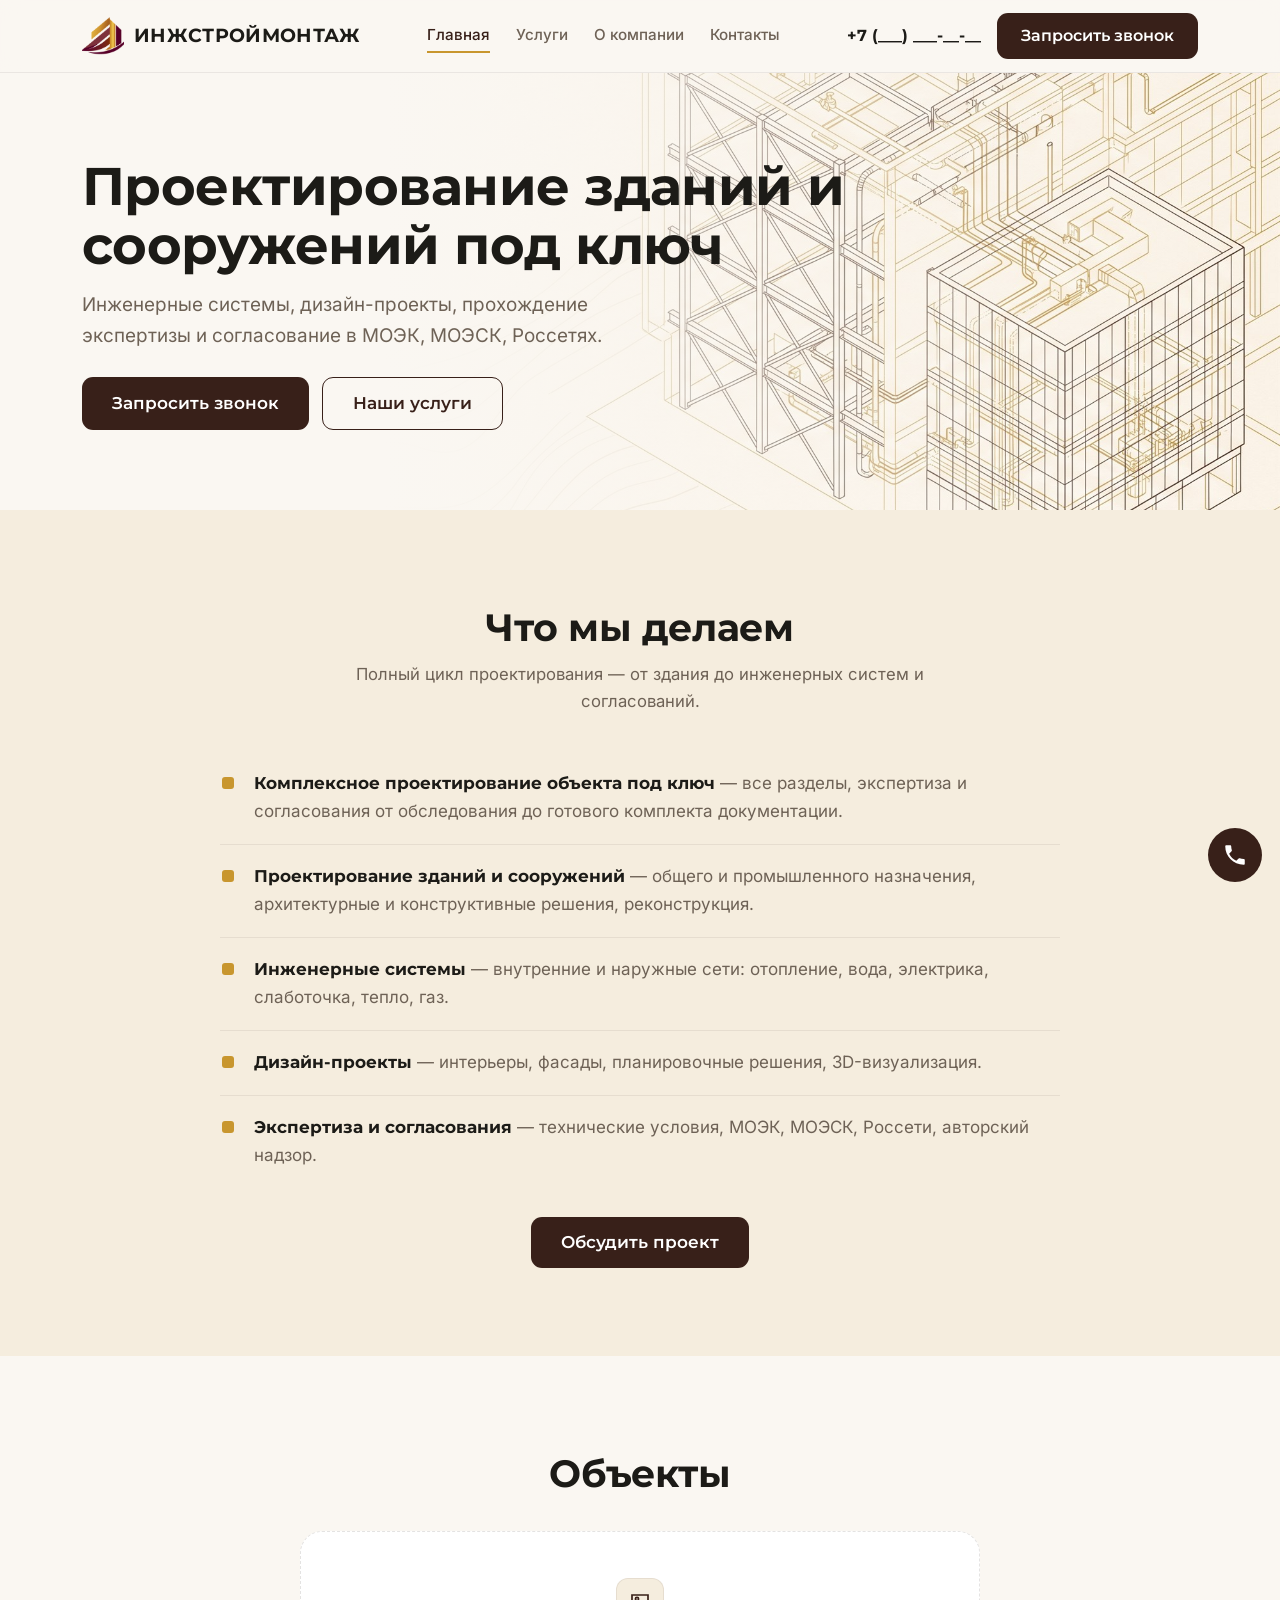
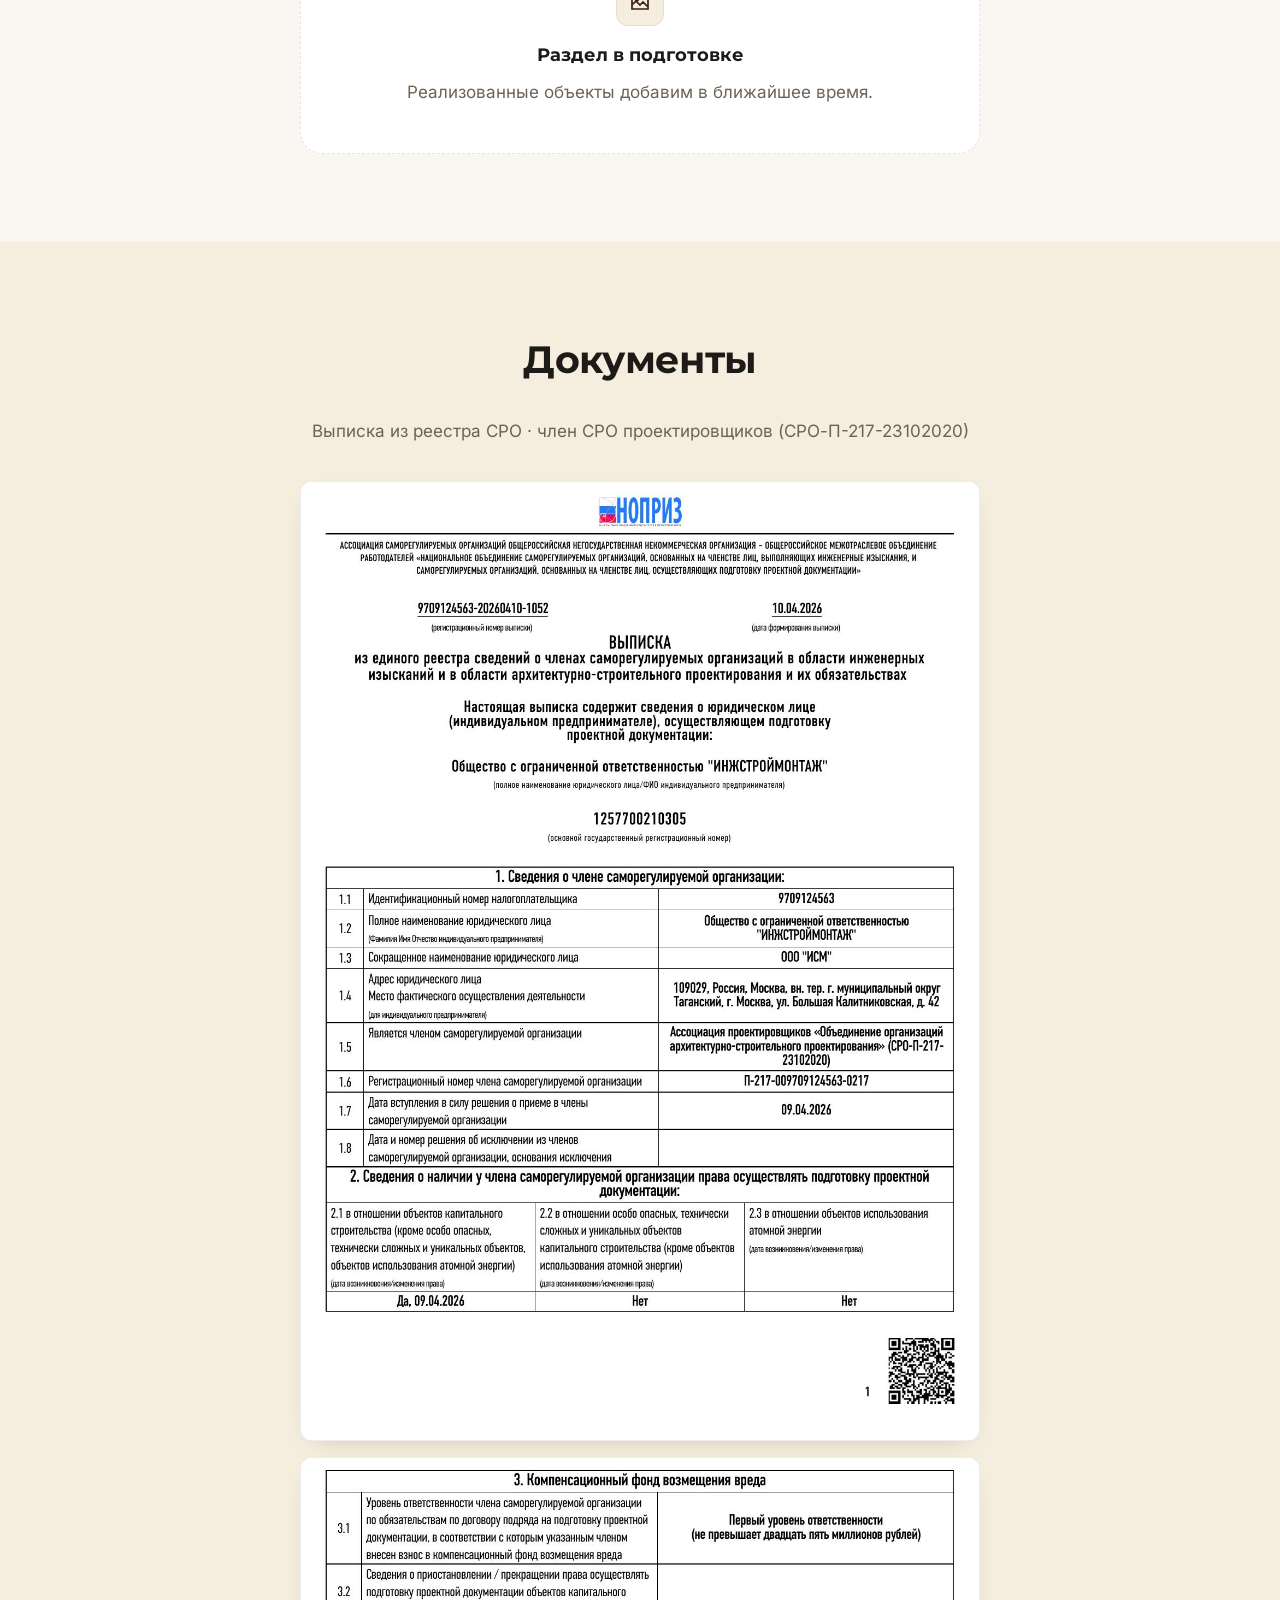
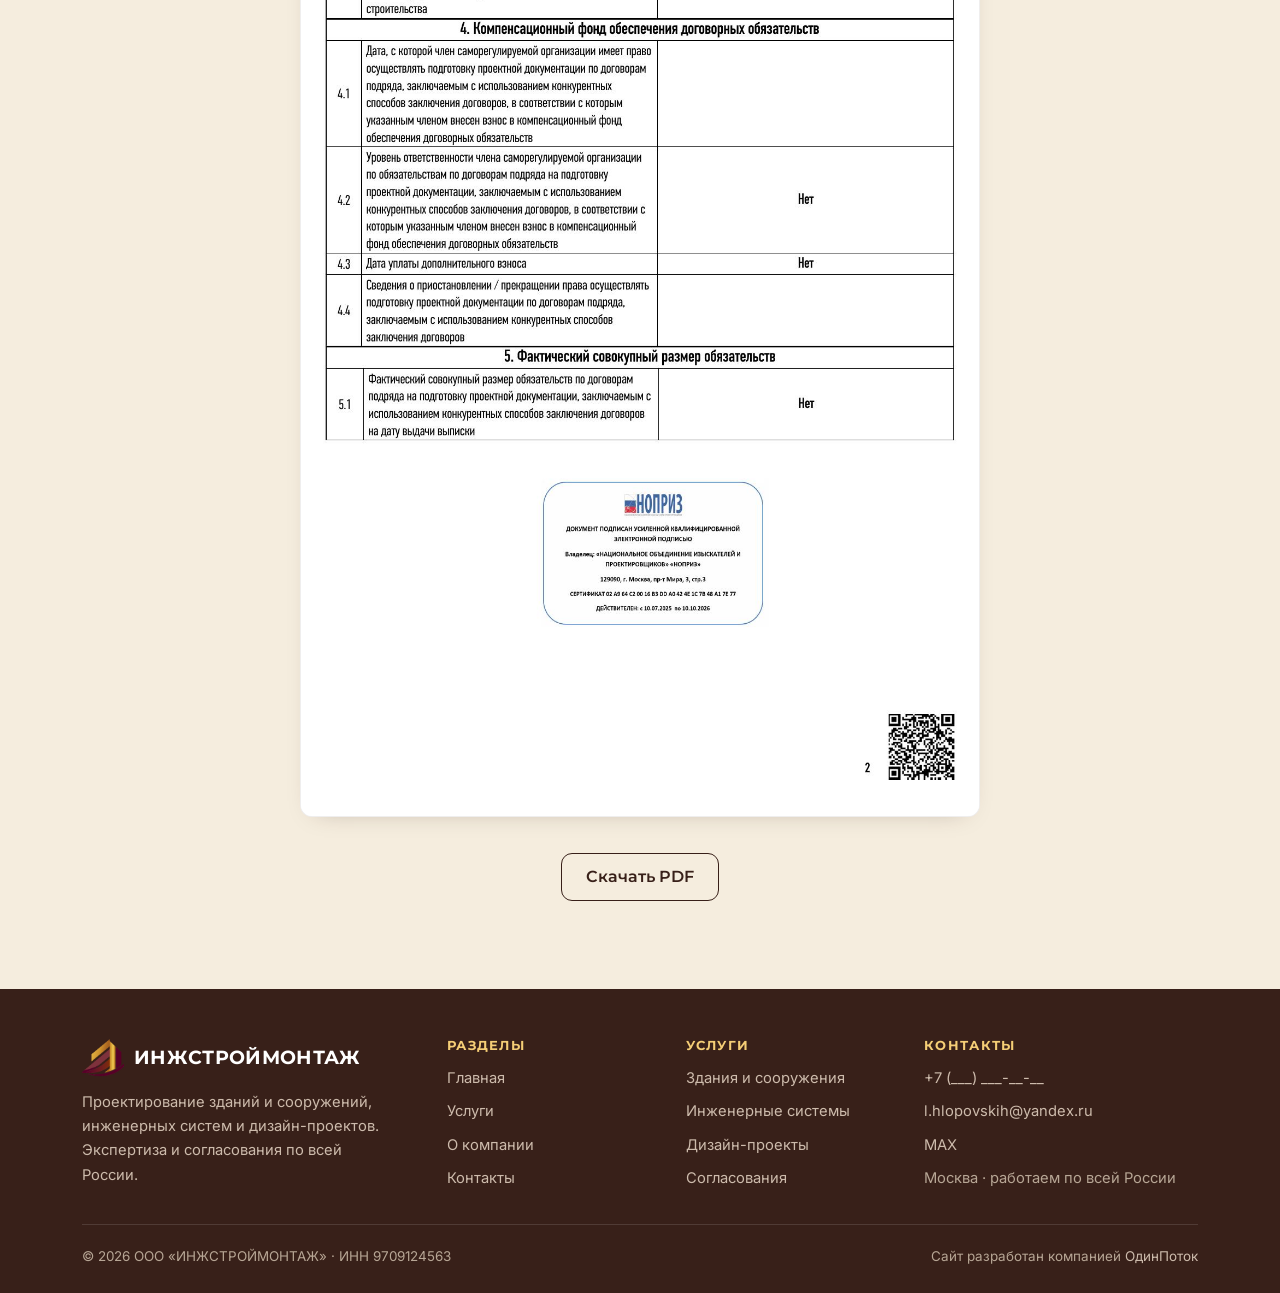
<file: index.html>
<!DOCTYPE html>
<html lang="ru">
<head>
<meta charset="UTF-8">
<meta name="viewport" content="width=device-width, initial-scale=1">
<title>Проектирование зданий и сооружений под ключ | ИНЖСТРОЙМОНТАЖ</title>
<meta name="description" content="Проектирование зданий и сооружений под ключ: инженерные системы, дизайн-проекты, экспертиза и согласование в МОЭК, МОЭСК, Россетях. Работаем по всей России.">
<meta name="theme-color" content="#FAF7F2">
<link rel="icon" href="assets/favicon.png" type="image/png">
<meta property="og:type" content="website">
<meta property="og:title" content="ИНЖСТРОЙМОНТАЖ — проектирование зданий и сооружений под ключ">
<meta property="og:description" content="Здания и сооружения, инженерные системы, дизайн-проекты, экспертиза и согласования. По всей России.">
<meta property="og:image" content="assets/hero-poster.jpg">
<link rel="preload" href="assets/fonts/montserrat-700-cyrillic.woff2" as="font" type="font/woff2" crossorigin>
<link rel="preload" href="assets/fonts/inter-400-cyrillic.woff2" as="font" type="font/woff2" crossorigin>
<link rel="stylesheet" href="assets/styles.css">
<script type="application/ld+json">
{"@context":"https://schema.org","@type":"Organization","name":"ИНЖСТРОЙМОНТАЖ","description":"Проектирование зданий и сооружений под ключ, инженерные системы, дизайн-проекты, прохождение экспертизы и согласований.","areaServed":"RU"}
</script>
<!-- Yandex.Metrika: вставьте ID счётчика. Цели: click_call, submit_lead, open_max -->
</head>
<body data-page="home">

<!-- HEADER -->
<header class="hdr" id="hdr">
  <div class="container hdr-in">
    <a href="index.html" class="brand" aria-label="ИНЖСТРОЙМОНТАЖ"><img class="brand-mark" src="assets/logo-mark.png" alt="ИНЖСТРОЙМОНТАЖ"><span class="brand-name">ИНЖСТРОЙМОНТАЖ</span></a>
    <nav class="nav">
      <a href="index.html" class="active">Главная</a>
      <a href="uslugi.html">Услуги</a>
      <a href="kontakty.html#about">О компании</a>
      <a href="kontakty.html">Контакты</a>
    </nav>
    <div class="hdr-cta">
      <a class="hdr-phone" href="tel:+70000000000" data-goal="click_call">+7 (___) ___-__-__</a>
      <button class="btn btn-primary hdr-call" data-open="callback">Запросить звонок</button>
      <button class="burger" id="burger" aria-label="Меню"><span></span><span></span><span></span></button>
    </div>
  </div>
</header>
<nav class="mobile-nav" id="mobileNav">
  <a href="index.html">Главная</a>
  <a href="uslugi.html">Услуги</a>
  <a href="kontakty.html#about">О компании</a>
  <a href="kontakty.html">Контакты</a>
  <a href="tel:+70000000000" data-goal="click_call">Позвонить</a>
  <button class="btn btn-primary btn-block" data-open="callback" style="margin-top:18px">Запросить звонок</button>
</nav>

<!-- HERO -->
<section class="hero">
  <div class="container">
    <div class="hero-copy reveal" style="max-width:800px">
      <h1>Проектирование зданий и сооружений под ключ</h1>
      <p class="sub">Инженерные системы, дизайн-проекты, прохождение экспертизы и согласование в МОЭК, МОЭСК, Россетях.</p>
      <div class="hero-cta">
        <button class="btn btn-primary btn-lg" data-open="callback">Запросить звонок</button>
        <a href="uslugi.html" class="btn btn-outline btn-lg">Наши услуги</a>
      </div>
    </div>
  </div>
</section>

<!-- ЧТО МЫ ДЕЛАЕМ -->
<section class="sec tint" id="chto">
  <div class="container">
    <div class="sec-head center reveal">
      <h2>Что мы делаем</h2>
      <p class="muted">Полный цикл проектирования — от здания до инженерных систем и согласований.</p>
    </div>
    <ul class="services reveal">
      <li><b>Комплексное проектирование объекта под ключ</b> — все разделы, экспертиза и согласования от обследования до готового комплекта документации.</li>
      <li><b>Проектирование зданий и сооружений</b> — общего и промышленного назначения, архитектурные и конструктивные решения, реконструкция.</li>
      <li><b>Инженерные системы</b> — внутренние и наружные сети: отопление, вода, электрика, слаботочка, тепло, газ.</li>
      <li><b>Дизайн-проекты</b> — интерьеры, фасады, планировочные решения, 3D-визуализация.</li>
      <li><b>Экспертиза и согласования</b> — технические условия, МОЭК, МОЭСК, Россети, авторский надзор.</li>
    </ul>
    <div class="reveal" style="text-align:center;margin-top:30px"><button class="btn btn-primary btn-lg" data-open="callback">Обсудить проект</button></div>
  </div>
</section>

<!-- ОБЪЕКТЫ -->
<section class="sec" id="obekty">
  <div class="container">
    <div class="sec-head center reveal">
      <div class="rule"></div>
      <h2>Объекты</h2>
    </div>
    <div class="empty reveal">
      <div class="ic"><svg viewBox="0 0 24 24"><path d="M4 5h16v14H4zM4 15l4-4 4 4 3-3 5 5"/><circle cx="9" cy="9" r="1.6"/></svg></div>
      <b>Раздел в подготовке</b>
      <p>Реализованные объекты добавим в ближайшее время.</p>
    </div>
  </div>
</section>

<!-- ДОКУМЕНТЫ -->
<section class="sec tint" id="dokumenty">
  <div class="container">
    <div class="sec-head center reveal">
      <h2>Документы</h2>
    </div>
    <div class="docs reveal">
      <p class="muted" style="text-align:center;max-width:680px;margin:0 auto 22px">Выписка из реестра СРО · член СРО проектировщиков (СРО-П-217-23102020)</p>
      <div class="doc-view">
        <img src="assets/docs/sro-1.jpg" alt="Выписка из реестра СРО, страница 1" loading="lazy">
        <img src="assets/docs/sro-2.jpg" alt="Выписка из реестра СРО, страница 2" loading="lazy">
      </div>
      <div class="doc-actions"><a href="assets/docs/sro-vypiska-ism.pdf" target="_blank" rel="noopener" class="btn btn-outline">Скачать PDF</a></div>
    </div>
  </div>
</section>

<!-- FOOTER -->
<footer class="ftr">
  <div class="container">
    <div class="ftr-grid">
      <div>
        <div class="brand" style="margin-bottom:13px"><img class="brand-mark" src="assets/logo-mark.png" alt="ИНЖСТРОЙМОНТАЖ"><span class="brand-name">ИНЖСТРОЙМОНТАЖ</span></div>
        <p style="max-width:300px;color:#CDBBAC">Проектирование зданий и сооружений, инженерных систем и дизайн-проектов. Экспертиза и согласования по всей России.</p>
      </div>
      <div><h4>Разделы</h4><ul>
        <li><a href="index.html">Главная</a></li>
        <li><a href="uslugi.html">Услуги</a></li>
        <li><a href="kontakty.html#about">О компании</a></li>
        <li><a href="kontakty.html">Контакты</a></li>
      </ul></div>
      <div><h4>Услуги</h4><ul>
        <li><a href="uslugi.html">Здания и сооружения</a></li>
        <li><a href="uslugi.html">Инженерные системы</a></li>
        <li><a href="uslugi.html">Дизайн-проекты</a></li>
        <li><a href="uslugi.html">Согласования</a></li>
      </ul></div>
      <div><h4>Контакты</h4><ul>
        <li><a href="tel:+70000000000" data-goal="click_call">+7 (___) ___-__-__</a></li>
        <li><a href="mailto:l.hlopovskih@yandex.ru">l.hlopovskih@yandex.ru</a></li>
        <li><a href="https://max.ru/" target="_blank" rel="noopener" data-goal="open_max">MAX</a></li>
        <li style="color:#B7A695">Москва · работаем по всей России</li>
      </ul></div>
    </div>
    <div class="ftr-bottom">
      <span>© <span id="year"></span> ООО «ИНЖСТРОЙМОНТАЖ» · ИНН 9709124563</span>
      <span>Сайт разработан компанией <a href="https://odinpotok.ru" target="_blank" rel="noopener">ОдинПоток</a></span>
    </div>
  </div>
</footer>

<!-- CALLBACK MODAL -->
<div class="modal-back" id="callbackModal">
  <div class="modal">
    <button class="close" data-close aria-label="Закрыть">×</button>
    <div id="callbackForm">
      <h3>Запросить звонок</h3>
      <p class="muted">Перезвоним в удобное вам время.</p>
      <div class="field-label">Имя</div>
      <input class="field" type="text" id="cbName" placeholder="Ваше имя">
      <div class="field-label">Телефон</div>
      <input class="field" type="tel" id="cbPhone" placeholder="+7 ___ ___-__-__">
      <div class="field-label">Удобная дата</div>
      <input class="field" type="date" id="cbDate">
      <div class="field-label">Удобное время</div>
      <div class="time-grid" id="timeGrid">
        <button type="button" class="time-opt" data-time="9:00–12:00">9:00–12:00</button>
        <button type="button" class="time-opt" data-time="12:00–15:00">12:00–15:00</button>
        <button type="button" class="time-opt" data-time="15:00–18:00">15:00–18:00</button>
        <button type="button" class="time-opt" data-time="18:00–21:00">18:00–21:00</button>
      </div>
      <button class="btn btn-primary btn-lg btn-block" id="cbSubmit" style="margin-top:18px" data-goal="submit_lead">Жду звонка</button>
      <p class="form-note">Нажимая кнопку, вы соглашаетесь с политикой обработки персональных данных.</p>
    </div>
  </div>
</div>

<!-- FLOATING CALL -->
<button class="fab" data-open="callback" aria-label="Запросить звонок">
  <svg viewBox="0 0 24 24"><path d="M6.6 10.8c1.4 2.8 3.8 5.2 6.6 6.6l2.2-2.2c.3-.3.7-.4 1-.2 1.1.4 2.3.6 3.6.6.6 0 1 .4 1 1V20c0 .6-.4 1-1 1-9.4 0-17-7.6-17-17 0-.6.4-1 1-1h3.5c.6 0 1 .4 1 1 0 1.3.2 2.5.6 3.6.1.4 0 .8-.3 1l-2.2 2.2z"/></svg>
</button>

<script src="assets/script.js"></script>
</body>
</html>
</file>
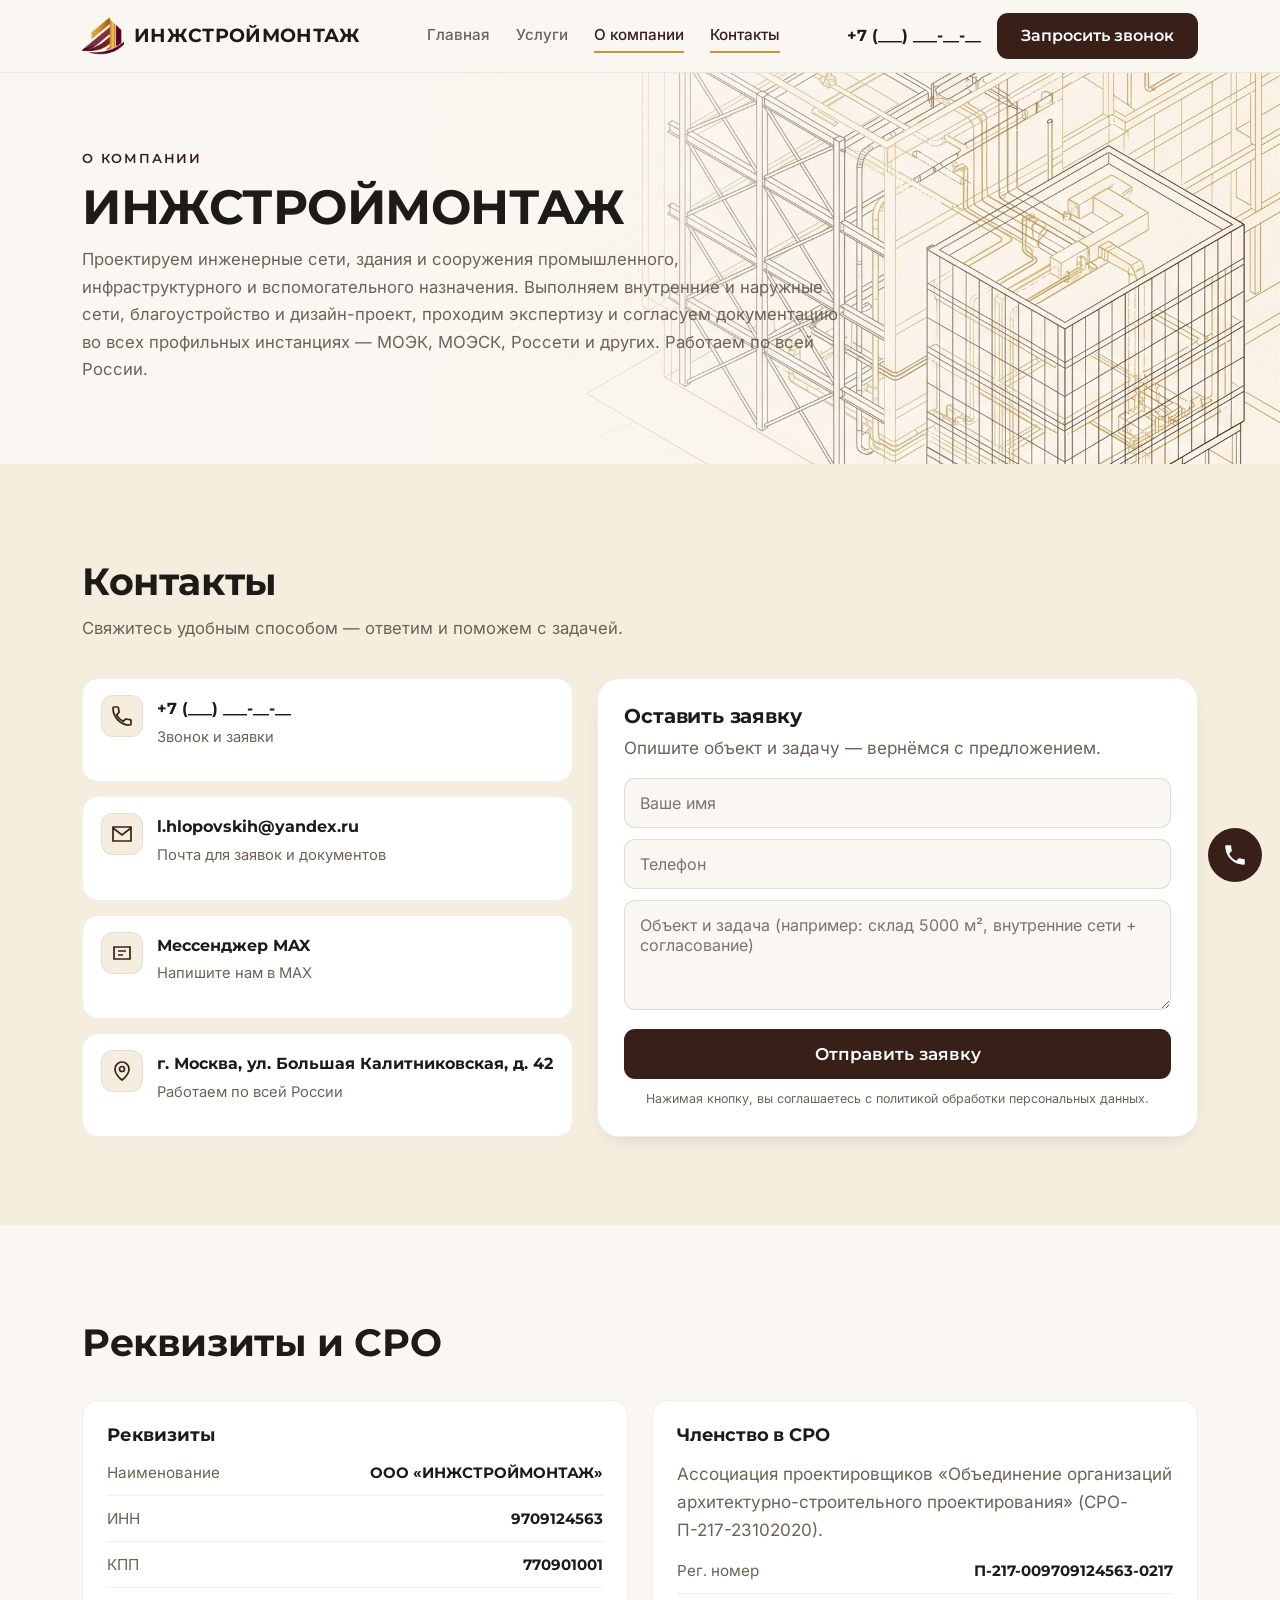
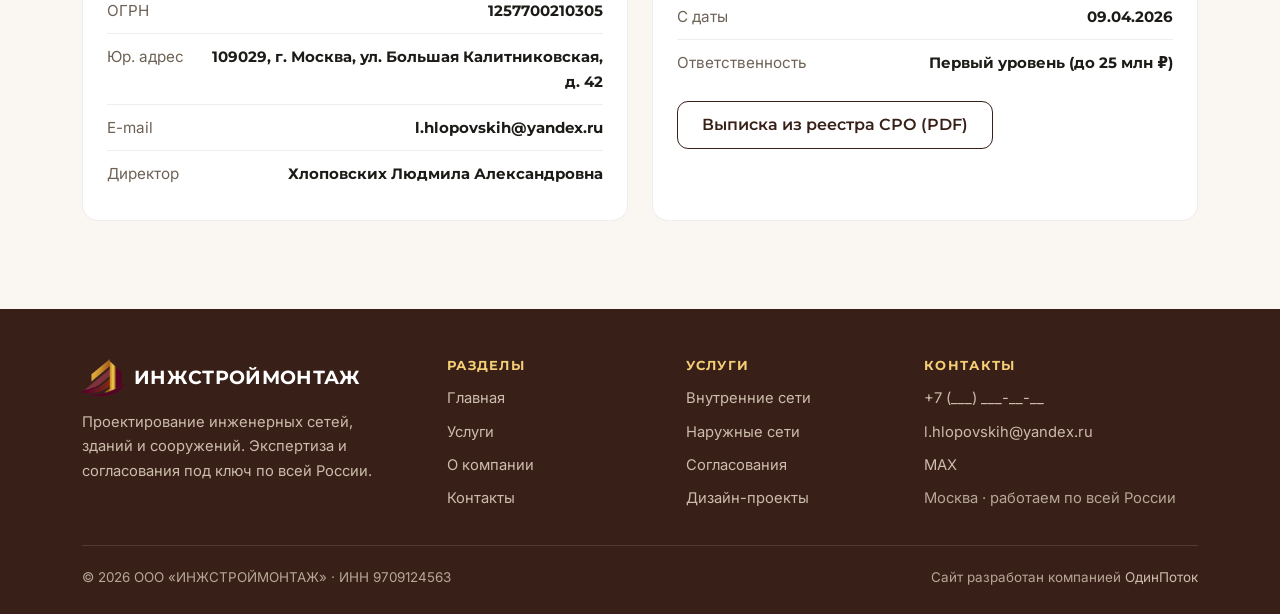
<file: kontakty.html>
<!DOCTYPE html>
<html lang="ru">
<head>
<meta charset="UTF-8">
<meta name="viewport" content="width=device-width, initial-scale=1">
<title>О компании и контакты | ИНЖСТРОЙМОНТАЖ</title>
<meta name="description" content="ИНЖСТРОЙМОНТАЖ — проектирование инженерных систем под ключ. Контакты, телефон, e-mail, мессенджер MAX. Работаем по всей России.">
<meta name="theme-color" content="#FAF7F2">
<link rel="icon" href="assets/favicon.png" type="image/png">
<link rel="preload" href="assets/fonts/montserrat-700-cyrillic.woff2" as="font" type="font/woff2" crossorigin>
<link rel="preload" href="assets/fonts/inter-400-cyrillic.woff2" as="font" type="font/woff2" crossorigin>
<link rel="stylesheet" href="assets/styles.css">
</head>
<body data-page="kontakty">

<header class="hdr" id="hdr">
  <div class="container hdr-in">
    <a href="index.html" class="brand" aria-label="ИНЖСТРОЙМОНТАЖ"><img class="brand-mark" src="assets/logo-mark.png" alt="ИНЖСТРОЙМОНТАЖ"><span class="brand-name">ИНЖСТРОЙМОНТАЖ</span></a>
    <nav class="nav">
      <a href="index.html">Главная</a>
      <a href="uslugi.html">Услуги</a>
      <a href="kontakty.html#about" class="active">О компании</a>
      <a href="kontakty.html" class="active">Контакты</a>
    </nav>
    <div class="hdr-cta">
      <a class="hdr-phone" href="tel:+70000000000" data-goal="click_call">+7 (___) ___-__-__</a>
      <button class="btn btn-primary hdr-call" data-open="callback">Запросить звонок</button>
      <button class="burger" id="burger" aria-label="Меню"><span></span><span></span><span></span></button>
    </div>
  </div>
</header>
<nav class="mobile-nav" id="mobileNav">
  <a href="index.html">Главная</a>
  <a href="uslugi.html">Услуги</a>
  <a href="kontakty.html#about">О компании</a>
  <a href="kontakty.html">Контакты</a>
  <a href="tel:+70000000000" data-goal="click_call">Позвонить</a>
  <button class="btn btn-primary btn-block" data-open="callback" style="margin-top:18px">Запросить звонок</button>
</nav>

<!-- ABOUT -->
<section class="hero" id="about">
  <div class="container">
    <div class="sec-head reveal" style="max-width:760px;margin-bottom:0">
      <div class="rule"></div>
      <span class="eyebrow">О компании</span>
      <h1 style="font-size:clamp(1.9rem,5vw,3rem);margin:10px 0">ИНЖСТРОЙМОНТАЖ</h1>
      <p class="muted">Проектируем инженерные сети, здания и сооружения промышленного, инфраструктурного и вспомогательного назначения. Выполняем внутренние и наружные сети, благоустройство и дизайн-проект, проходим экспертизу и согласуем документацию во всех профильных инстанциях — МОЭК, МОЭСК, Россети и других. Работаем по всей России.</p>
    </div>
  </div>
</section>

<!-- CONTACTS -->
<section class="sec tint" id="contacts">
  <div class="container">
    <div class="sec-head reveal">
      <div class="rule"></div>
      <h2>Контакты</h2>
      <p class="muted">Свяжитесь удобным способом — ответим и поможем с задачей.</p>
    </div>
    <div class="contact-grid">
      <div class="contact-info">
        <div class="contact-row reveal"><div class="ic"><svg viewBox="0 0 24 24"><path d="M6.6 10.8c1.4 2.8 3.8 5.2 6.6 6.6l2.2-2.2c.3-.3.7-.4 1-.2 1.1.4 2.3.6 3.6.6.6 0 1 .4 1 1V20c0 .6-.4 1-1 1-9.4 0-17-7.6-17-17 0-.6.4-1 1-1h3.5c.6 0 1 .4 1 1 0 1.3.2 2.5.6 3.6.1.4 0 .8-.3 1z"/></svg></div><div><b><a href="tel:+70000000000" data-goal="click_call">+7 (___) ___-__-__</a></b><span>Звонок и заявки</span></div></div>
        <div class="contact-row reveal"><div class="ic"><svg viewBox="0 0 24 24"><path d="M3 5h18v14H3zM3 6l9 7 9-7"/></svg></div><div><b><a href="mailto:l.hlopovskih@yandex.ru">l.hlopovskih@yandex.ru</a></b><span>Почта для заявок и документов</span></div></div>
        <div class="contact-row reveal"><div class="ic"><svg viewBox="0 0 24 24"><path d="M4 6h16v12H4zM8 10h8M8 14h5"/></svg></div><div><b><a href="https://max.ru/" target="_blank" rel="noopener" data-goal="open_max">Мессенджер MAX</a></b><span>Напишите нам в MAX</span></div></div>
        <div class="contact-row reveal"><div class="ic"><svg viewBox="0 0 24 24"><path d="M12 21s-7-5.2-7-11a7 7 0 0114 0c0 5.8-7 11-7 11z"/><circle cx="12" cy="10" r="2.5"/></svg></div><div><b>г. Москва, ул. Большая Калитниковская, д. 42</b><span>Работаем по всей России</span></div></div>
      </div>
      <form class="form reveal" id="leadForm">
        <h3>Оставить заявку</h3>
        <p class="muted" style="margin-bottom:16px">Опишите объект и задачу — вернёмся с предложением.</p>
        <input class="field" type="text" name="name" placeholder="Ваше имя" required>
        <input class="field" type="tel" name="phone" placeholder="Телефон" required>
        <textarea class="field" name="message" rows="4" placeholder="Объект и задача (например: склад 5000 м², внутренние сети + согласование)"></textarea>
        <button class="btn btn-primary btn-lg btn-block" type="submit" data-goal="submit_lead">Отправить заявку</button>
        <p class="form-note">Нажимая кнопку, вы соглашаетесь с политикой обработки персональных данных.</p>
      </form>
    </div>
  </div>
</section>

<!-- РЕКВИЗИТЫ И СРО -->
<section class="sec" id="rekvizity">
  <div class="container">
    <div class="sec-head reveal"><h2>Реквизиты и СРО</h2></div>
    <div class="req">
      <div class="req-col reveal">
        <h3>Реквизиты</h3>
        <ul class="req-list">
          <li><span>Наименование</span><b>ООО «ИНЖСТРОЙМОНТАЖ»</b></li>
          <li><span>ИНН</span><b>9709124563</b></li>
          <li><span>КПП</span><b>770901001</b></li>
          <li><span>ОГРН</span><b>1257700210305</b></li>
          <li><span>Юр. адрес</span><b>109029, г. Москва, ул. Большая Калитниковская, д. 42</b></li>
          <li><span>E-mail</span><b>l.hlopovskih@yandex.ru</b></li>
          <li><span>Директор</span><b>Хлоповских Людмила Александровна</b></li>
        </ul>
      </div>
      <div class="req-col reveal">
        <h3>Членство в СРО</h3>
        <p class="muted" style="margin-bottom:14px">Ассоциация проектировщиков «Объединение организаций архитектурно-строительного проектирования» (СРО-П-217-23102020).</p>
        <ul class="req-list">
          <li><span>Рег. номер</span><b>П-217-009709124563-0217</b></li>
          <li><span>С даты</span><b>09.04.2026</b></li>
          <li><span>Ответственность</span><b>Первый уровень (до 25 млн ₽)</b></li>
        </ul>
        <a href="assets/docs/sro-vypiska-ism.pdf" target="_blank" rel="noopener" class="btn btn-outline" style="margin-top:16px">Выписка из реестра СРО (PDF)</a>
      </div>
    </div>
  </div>
</section>

<footer class="ftr">
  <div class="container">
    <div class="ftr-grid">
      <div>
        <div class="brand" style="margin-bottom:13px"><img class="brand-mark" src="assets/logo-mark.png" alt="ИНЖСТРОЙМОНТАЖ"><span class="brand-name">ИНЖСТРОЙМОНТАЖ</span></div>
        <p style="max-width:300px;color:#CDBBAC">Проектирование инженерных сетей, зданий и сооружений. Экспертиза и согласования под ключ по всей России.</p>
      </div>
      <div><h4>Разделы</h4><ul>
        <li><a href="index.html">Главная</a></li>
        <li><a href="uslugi.html">Услуги</a></li>
        <li><a href="kontakty.html#about">О компании</a></li>
        <li><a href="kontakty.html">Контакты</a></li>
      </ul></div>
      <div><h4>Услуги</h4><ul>
        <li><a href="uslugi.html">Внутренние сети</a></li>
        <li><a href="uslugi.html">Наружные сети</a></li>
        <li><a href="uslugi.html">Согласования</a></li>
        <li><a href="uslugi.html">Дизайн-проекты</a></li>
      </ul></div>
      <div><h4>Контакты</h4><ul>
        <li><a href="tel:+70000000000" data-goal="click_call">+7 (___) ___-__-__</a></li>
        <li><a href="mailto:l.hlopovskih@yandex.ru">l.hlopovskih@yandex.ru</a></li>
        <li><a href="https://max.ru/" target="_blank" rel="noopener" data-goal="open_max">MAX</a></li>
        <li style="color:#B7A695">Москва · работаем по всей России</li>
      </ul></div>
    </div>
    <div class="ftr-bottom">
      <span>© <span id="year"></span> ООО «ИНЖСТРОЙМОНТАЖ» · ИНН 9709124563</span>
      <span>Сайт разработан компанией <a href="https://odinpotok.ru" target="_blank" rel="noopener">ОдинПоток</a></span>
    </div>
  </div>
</footer>

<div class="modal-back" id="callbackModal">
  <div class="modal">
    <button class="close" data-close aria-label="Закрыть">×</button>
    <div id="callbackForm">
      <h3>Запросить звонок</h3>
      <p class="muted">Перезвоним в удобное вам время.</p>
      <div class="field-label">Имя</div>
      <input class="field" type="text" id="cbName" placeholder="Ваше имя">
      <div class="field-label">Телефон</div>
      <input class="field" type="tel" id="cbPhone" placeholder="+7 ___ ___-__-__">
      <div class="field-label">Удобная дата</div>
      <input class="field" type="date" id="cbDate">
      <div class="field-label">Удобное время</div>
      <div class="time-grid" id="timeGrid">
        <button type="button" class="time-opt" data-time="9:00–12:00">9:00–12:00</button>
        <button type="button" class="time-opt" data-time="12:00–15:00">12:00–15:00</button>
        <button type="button" class="time-opt" data-time="15:00–18:00">15:00–18:00</button>
        <button type="button" class="time-opt" data-time="18:00–21:00">18:00–21:00</button>
      </div>
      <button class="btn btn-primary btn-lg btn-block" id="cbSubmit" style="margin-top:18px" data-goal="submit_lead">Жду звонка</button>
      <p class="form-note">Нажимая кнопку, вы соглашаетесь с политикой обработки персональных данных.</p>
    </div>
  </div>
</div>

<button class="fab" data-open="callback" aria-label="Запросить звонок">
  <svg viewBox="0 0 24 24"><path d="M6.6 10.8c1.4 2.8 3.8 5.2 6.6 6.6l2.2-2.2c.3-.3.7-.4 1-.2 1.1.4 2.3.6 3.6.6.6 0 1 .4 1 1V20c0 .6-.4 1-1 1-9.4 0-17-7.6-17-17 0-.6.4-1 1-1h3.5c.6 0 1 .4 1 1 0 1.3.2 2.5.6 3.6.1.4 0 .8-.3 1l-2.2 2.2z"/></svg>
</button>

<script src="assets/script.js"></script>
</body>
</html>
</file>
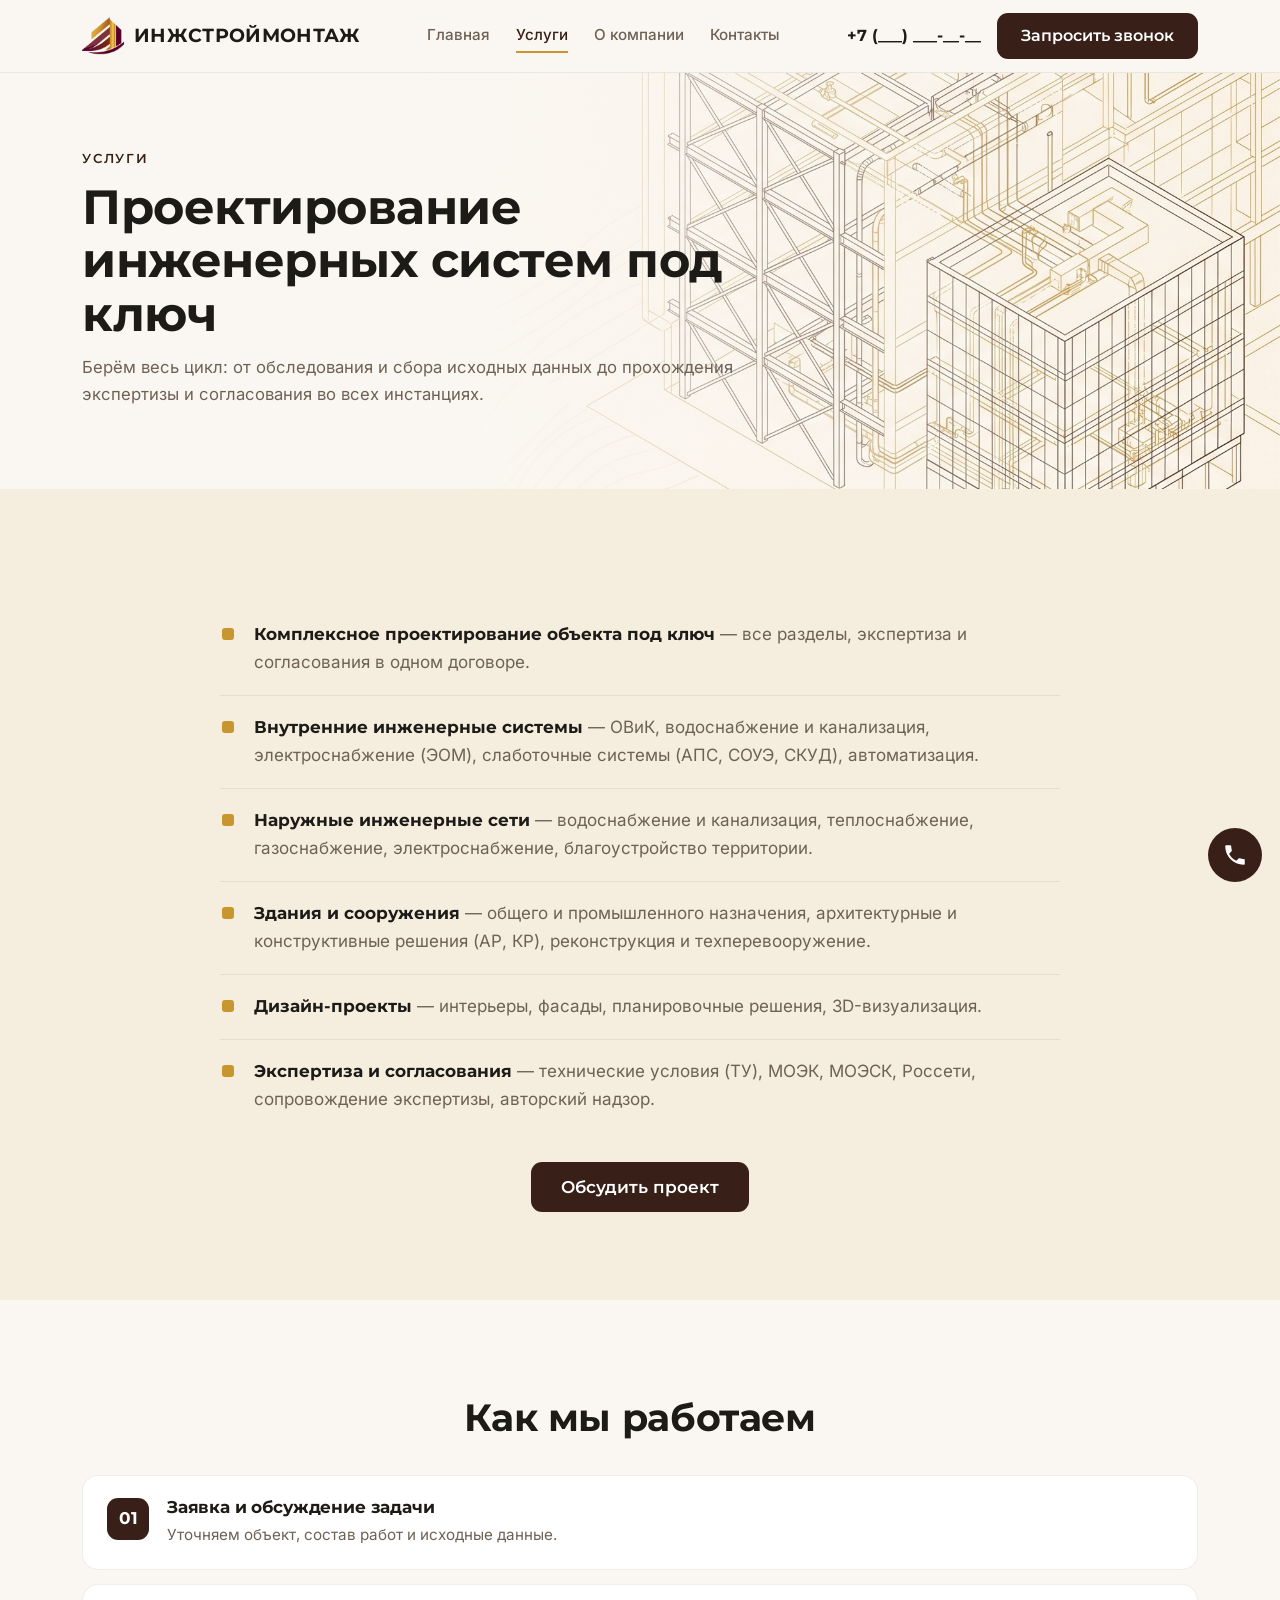
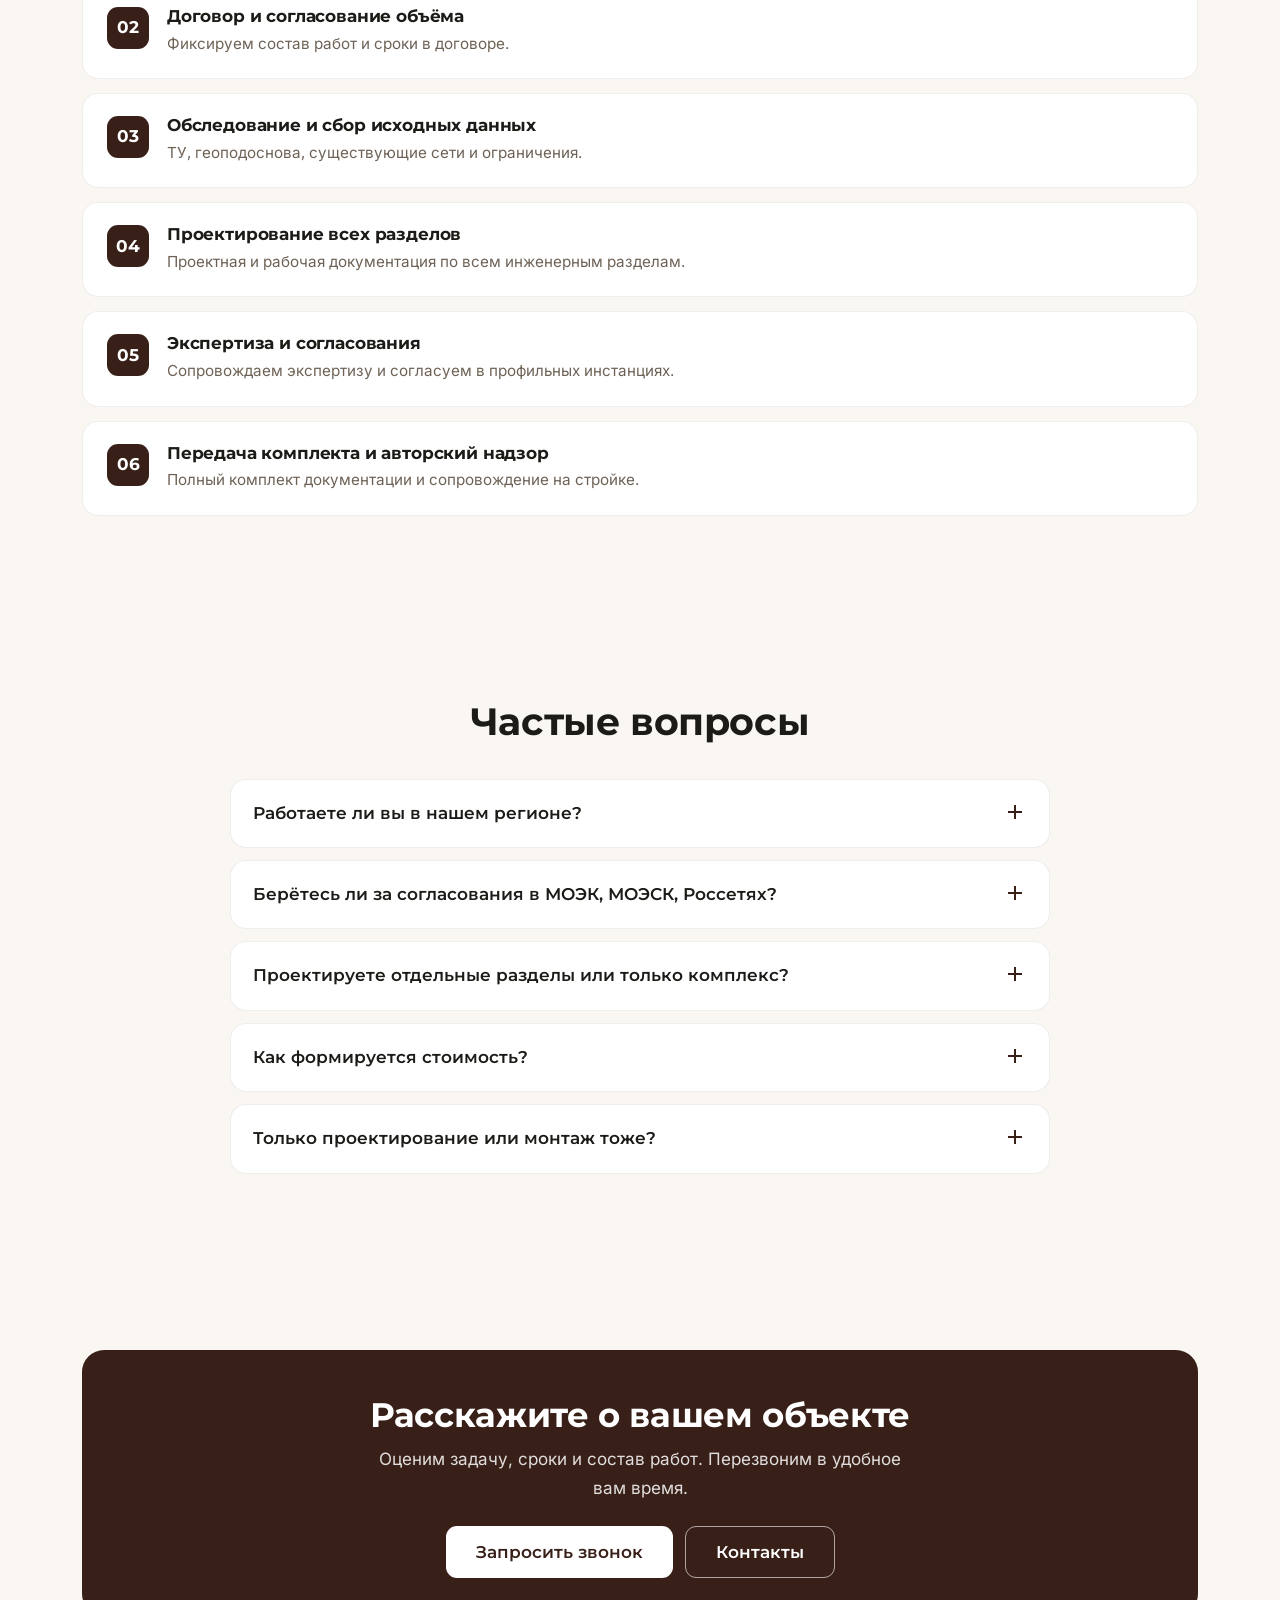
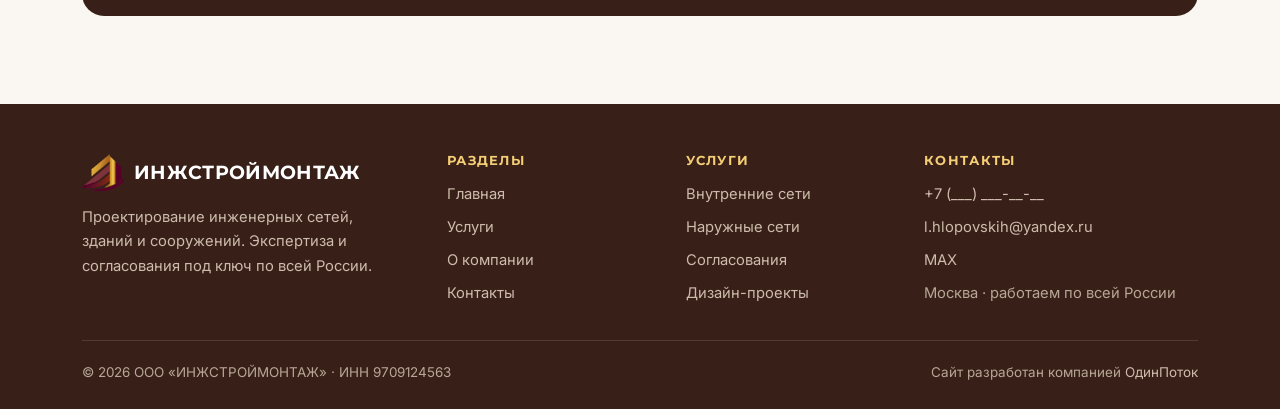
<file: uslugi.html>
<!DOCTYPE html>
<html lang="ru">
<head>
<meta charset="UTF-8">
<meta name="viewport" content="width=device-width, initial-scale=1">
<title>Услуги — проектирование инженерных систем | ИНЖСТРОЙМОНТАЖ</title>
<meta name="description" content="Проектирование внутренних и наружных инженерных сетей, прохождение экспертизы и согласование в МОЭК, МОЭСК, Россетях. Этапы работы и ответы на вопросы.">
<meta name="theme-color" content="#FAF7F2">
<link rel="icon" href="assets/favicon.png" type="image/png">
<link rel="preload" href="assets/fonts/montserrat-700-cyrillic.woff2" as="font" type="font/woff2" crossorigin>
<link rel="preload" href="assets/fonts/inter-400-cyrillic.woff2" as="font" type="font/woff2" crossorigin>
<link rel="stylesheet" href="assets/styles.css">
</head>
<body data-page="uslugi">

<header class="hdr" id="hdr">
  <div class="container hdr-in">
    <a href="index.html" class="brand" aria-label="ИНЖСТРОЙМОНТАЖ"><img class="brand-mark" src="assets/logo-mark.png" alt="ИНЖСТРОЙМОНТАЖ"><span class="brand-name">ИНЖСТРОЙМОНТАЖ</span></a>
    <nav class="nav">
      <a href="index.html">Главная</a>
      <a href="uslugi.html" class="active">Услуги</a>
      <a href="kontakty.html#about">О компании</a>
      <a href="kontakty.html">Контакты</a>
    </nav>
    <div class="hdr-cta">
      <a class="hdr-phone" href="tel:+70000000000" data-goal="click_call">+7 (___) ___-__-__</a>
      <button class="btn btn-primary hdr-call" data-open="callback">Запросить звонок</button>
      <button class="burger" id="burger" aria-label="Меню"><span></span><span></span><span></span></button>
    </div>
  </div>
</header>
<nav class="mobile-nav" id="mobileNav">
  <a href="index.html">Главная</a>
  <a href="uslugi.html">Услуги</a>
  <a href="kontakty.html#about">О компании</a>
  <a href="kontakty.html">Контакты</a>
  <a href="tel:+70000000000" data-goal="click_call">Позвонить</a>
  <button class="btn btn-primary btn-block" data-open="callback" style="margin-top:18px">Запросить звонок</button>
</nav>

<!-- PAGE HEAD -->
<section class="hero">
  <div class="container">
    <div class="sec-head reveal" style="margin-bottom:0">
      <div class="rule"></div>
      <span class="eyebrow">Услуги</span>
      <h1 style="font-size:clamp(1.9rem,5vw,3rem);margin:10px 0">Проектирование инженерных систем под ключ</h1>
      <p class="muted">Берём весь цикл: от обследования и сбора исходных данных до прохождения экспертизы и согласования во всех инстанциях.</p>
    </div>
  </div>
</section>

<!-- SERVICES -->
<section class="sec tint">
  <div class="container">
    <ul class="services reveal">
      <li><b>Комплексное проектирование объекта под ключ</b> — все разделы, экспертиза и согласования в одном договоре.</li>
      <li><b>Внутренние инженерные системы</b> — ОВиК, водоснабжение и канализация, электроснабжение (ЭОМ), слаботочные системы (АПС, СОУЭ, СКУД), автоматизация.</li>
      <li><b>Наружные инженерные сети</b> — водоснабжение и канализация, теплоснабжение, газоснабжение, электроснабжение, благоустройство территории.</li>
      <li><b>Здания и сооружения</b> — общего и промышленного назначения, архитектурные и конструктивные решения (АР, КР), реконструкция и техперевооружение.</li>
      <li><b>Дизайн-проекты</b> — интерьеры, фасады, планировочные решения, 3D-визуализация.</li>
      <li><b>Экспертиза и согласования</b> — технические условия (ТУ), МОЭК, МОЭСК, Россети, сопровождение экспертизы, авторский надзор.</li>
    </ul>
    <div class="reveal" style="text-align:center;margin-top:30px"><button class="btn btn-primary btn-lg" data-open="callback">Обсудить проект</button></div>
  </div>
</section>

<!-- PROCESS -->
<section class="sec">
  <div class="container">
    <div class="sec-head center reveal">
      <div class="rule"></div>
      <h2>Как мы работаем</h2>
    </div>
    <div class="steps">
      <div class="step reveal"><div class="n"></div><div><h3>Заявка и обсуждение задачи</h3><p>Уточняем объект, состав работ и исходные данные.</p></div></div>
      <div class="step reveal"><div class="n"></div><div><h3>Договор и согласование объёма</h3><p>Фиксируем состав работ и сроки в договоре.</p></div></div>
      <div class="step reveal"><div class="n"></div><div><h3>Обследование и сбор исходных данных</h3><p>ТУ, геоподоснова, существующие сети и ограничения.</p></div></div>
      <div class="step reveal"><div class="n"></div><div><h3>Проектирование всех разделов</h3><p>Проектная и рабочая документация по всем инженерным разделам.</p></div></div>
      <div class="step reveal"><div class="n"></div><div><h3>Экспертиза и согласования</h3><p>Сопровождаем экспертизу и согласуем в профильных инстанциях.</p></div></div>
      <div class="step reveal"><div class="n"></div><div><h3>Передача комплекта и авторский надзор</h3><p>Полный комплект документации и сопровождение на стройке.</p></div></div>
    </div>
  </div>
</section>


<!-- FAQ -->
<section class="sec">
  <div class="container">
    <div class="sec-head center reveal">
      <div class="rule"></div>
      <h2>Частые вопросы</h2>
    </div>
    <div class="faq">
      <details class="qa reveal"><summary>Работаете ли вы в нашем регионе?<svg class="pl" viewBox="0 0 24 24" fill="none" stroke="currentColor" stroke-width="2"><path d="M12 5v14M5 12h14"/></svg></summary><div class="ans">Да, проектируем по всей России. Работаем дистанционно, при необходимости выезжаем на обследование объекта.</div></details>
      <details class="qa reveal"><summary>Берётесь ли за согласования в МОЭК, МОЭСК, Россетях?<svg class="pl" viewBox="0 0 24 24" fill="none" stroke="currentColor" stroke-width="2"><path d="M12 5v14M5 12h14"/></svg></summary><div class="ans">Да, сопровождаем получение технических условий и согласование проекта в профильных инстанциях.</div></details>
      <details class="qa reveal"><summary>Проектируете отдельные разделы или только комплекс?<svg class="pl" viewBox="0 0 24 24" fill="none" stroke="currentColor" stroke-width="2"><path d="M12 5v14M5 12h14"/></svg></summary><div class="ans">И то, и другое: можем выполнить отдельный раздел или весь комплекс проектной и рабочей документации.</div></details>
      <details class="qa reveal"><summary>Как формируется стоимость?<svg class="pl" viewBox="0 0 24 24" fill="none" stroke="currentColor" stroke-width="2"><path d="M12 5v14M5 12h14"/></svg></summary><div class="ans">Стоимость зависит от типа объекта, площади и состава работ. Рассчитываем индивидуально после обсуждения задачи и фиксируем в договоре.</div></details>
      <details class="qa reveal"><summary>Только проектирование или монтаж тоже?<svg class="pl" viewBox="0 0 24 24" fill="none" stroke="currentColor" stroke-width="2"><path d="M12 5v14M5 12h14"/></svg></summary><div class="ans">Проектирование под ключ и авторский надзор. Монтажные работы — по отдельному запросу.</div></details>
    </div>
  </div>
</section>

<!-- CTA STRIP -->
<section class="sec">
  <div class="container reveal">
    <div class="cta-strip">
      <h2>Расскажите о вашем объекте</h2>
      <p>Оценим задачу, сроки и состав работ. Перезвоним в удобное вам время.</p>
      <div class="cta-actions">
        <button class="btn btn-primary btn-lg" data-open="callback">Запросить звонок</button>
        <a href="kontakty.html" class="btn btn-outline btn-lg">Контакты</a>
      </div>
    </div>
  </div>
</section>

<footer class="ftr">
  <div class="container">
    <div class="ftr-grid">
      <div>
        <div class="brand" style="margin-bottom:13px"><img class="brand-mark" src="assets/logo-mark.png" alt="ИНЖСТРОЙМОНТАЖ"><span class="brand-name">ИНЖСТРОЙМОНТАЖ</span></div>
        <p style="max-width:300px;color:#CDBBAC">Проектирование инженерных сетей, зданий и сооружений. Экспертиза и согласования под ключ по всей России.</p>
      </div>
      <div><h4>Разделы</h4><ul>
        <li><a href="index.html">Главная</a></li>
        <li><a href="uslugi.html">Услуги</a></li>
        <li><a href="kontakty.html#about">О компании</a></li>
        <li><a href="kontakty.html">Контакты</a></li>
      </ul></div>
      <div><h4>Услуги</h4><ul>
        <li><a href="uslugi.html">Внутренние сети</a></li>
        <li><a href="uslugi.html">Наружные сети</a></li>
        <li><a href="uslugi.html">Согласования</a></li>
        <li><a href="uslugi.html">Дизайн-проекты</a></li>
      </ul></div>
      <div><h4>Контакты</h4><ul>
        <li><a href="tel:+70000000000" data-goal="click_call">+7 (___) ___-__-__</a></li>
        <li><a href="mailto:l.hlopovskih@yandex.ru">l.hlopovskih@yandex.ru</a></li>
        <li><a href="https://max.ru/" target="_blank" rel="noopener" data-goal="open_max">MAX</a></li>
        <li style="color:#B7A695">Москва · работаем по всей России</li>
      </ul></div>
    </div>
    <div class="ftr-bottom">
      <span>© <span id="year"></span> ООО «ИНЖСТРОЙМОНТАЖ» · ИНН 9709124563</span>
      <span>Сайт разработан компанией <a href="https://odinpotok.ru" target="_blank" rel="noopener">ОдинПоток</a></span>
    </div>
  </div>
</footer>

<div class="modal-back" id="callbackModal">
  <div class="modal">
    <button class="close" data-close aria-label="Закрыть">×</button>
    <div id="callbackForm">
      <h3>Запросить звонок</h3>
      <p class="muted">Перезвоним в удобное вам время.</p>
      <div class="field-label">Имя</div>
      <input class="field" type="text" id="cbName" placeholder="Ваше имя">
      <div class="field-label">Телефон</div>
      <input class="field" type="tel" id="cbPhone" placeholder="+7 ___ ___-__-__">
      <div class="field-label">Удобная дата</div>
      <input class="field" type="date" id="cbDate">
      <div class="field-label">Удобное время</div>
      <div class="time-grid" id="timeGrid">
        <button type="button" class="time-opt" data-time="9:00–12:00">9:00–12:00</button>
        <button type="button" class="time-opt" data-time="12:00–15:00">12:00–15:00</button>
        <button type="button" class="time-opt" data-time="15:00–18:00">15:00–18:00</button>
        <button type="button" class="time-opt" data-time="18:00–21:00">18:00–21:00</button>
      </div>
      <button class="btn btn-primary btn-lg btn-block" id="cbSubmit" style="margin-top:18px" data-goal="submit_lead">Жду звонка</button>
      <p class="form-note">Нажимая кнопку, вы соглашаетесь с политикой обработки персональных данных.</p>
    </div>
  </div>
</div>

<button class="fab" data-open="callback" aria-label="Запросить звонок">
  <svg viewBox="0 0 24 24"><path d="M6.6 10.8c1.4 2.8 3.8 5.2 6.6 6.6l2.2-2.2c.3-.3.7-.4 1-.2 1.1.4 2.3.6 3.6.6.6 0 1 .4 1 1V20c0 .6-.4 1-1 1-9.4 0-17-7.6-17-17 0-.6.4-1 1-1h3.5c.6 0 1 .4 1 1 0 1.3.2 2.5.6 3.6.1.4 0 .8-.3 1l-2.2 2.2z"/></svg>
</button>

<script src="assets/script.js"></script>
</body>
</html>
</file>
<file: assets/styles.css>
@import url('fonts.css');

/* ============ TOKENS (светлая тема, бордо + золото) ============ */
:root{
  --bg:#FAF7F2;            /* тёплый белый фон */
  --surface:#FFFFFF;       /* карточки */
  --surface-2:#F5EDDE;     /* кремовый блок */
  --ink:#1C1B17;           /* графит (брендбук) */
  --muted:#6E6256;         /* второстепенный текст */
  --bordo:#382019;         /* тёмно-коричневый — основной акцент (брендбук) */
  --bordo-d:#1C1B17;       /* графит (ховер) */
  --brown:#382019;         /* тёмно-коричневый (брендбук) */
  --gold:#C8962E;          /* золото (брендбук) */
  --gold-soft:#F5CE76;     /* светлое золото (брендбук) */
  --copper:#C37B44;        /* медь/бронза (брендбук) */
  --line:rgba(33,26,21,.12);
  --line-2:rgba(33,26,21,.07);
  --shadow:0 18px 50px -28px rgba(56,32,25,.4);
  --shadow-sm:0 8px 24px -16px rgba(56,32,25,.35);
  --r:16px; --r-lg:22px;
  --maxw:1160px;
  --head:'Montserrat',system-ui,Segoe UI,Arial,sans-serif;
  --body:'Inter',system-ui,Segoe UI,Arial,sans-serif;
}

/* ============ BASE ============ */
*{box-sizing:border-box}
html{scroll-behavior:smooth;-webkit-text-size-adjust:100%}
body{margin:0;font-family:var(--body);color:var(--ink);background:var(--bg);
  line-height:1.65;font-size:16px;-webkit-font-smoothing:antialiased;overflow-x:hidden}
img{max-width:100%;display:block}
a{color:inherit;text-decoration:none}
button{font-family:inherit;cursor:pointer;border:0;background:none;color:inherit}
h1,h2,h3,h4{font-family:var(--head);font-weight:700;line-height:1.12;margin:0;letter-spacing:-.01em;color:var(--ink)}
h1{font-weight:700}
p{margin:0}
.container{width:100%;max-width:var(--maxw);margin:0 auto;padding:0 22px}
section{position:relative}
.eyebrow{font-family:var(--head);font-weight:600;font-size:.8rem;letter-spacing:.14em;text-transform:uppercase;color:var(--bordo)}
.muted{color:var(--muted)}
.accent{color:var(--bordo)}

/* тонкая золотая черта-акцент */
.rule{display:none}
.center .rule{margin-left:auto;margin-right:auto}

/* ============ BUTTONS ============ */
.btn{display:inline-flex;align-items:center;justify-content:center;gap:.5em;
  font-family:var(--head);font-weight:600;font-size:.98rem;line-height:1;
  padding:15px 24px;border-radius:11px;transition:background .2s,color .2s,border-color .2s,transform .15s;
  text-align:center;white-space:nowrap}
.btn:active{transform:translateY(1px)}
.btn-primary{background:var(--bordo);color:#fff}
.btn-primary:hover{background:var(--bordo-d)}
.btn-outline{background:transparent;color:var(--bordo);border:1.5px solid var(--bordo)}
.btn-outline:hover{background:var(--bordo);color:#fff}
.btn-ghost{background:var(--surface-2);color:var(--ink);border:1px solid var(--line)}
.btn-ghost:hover{border-color:var(--bordo);color:var(--bordo)}
.btn-lg{padding:17px 30px;font-size:1.04rem}
.btn-block{display:flex;width:100%}

/* ============ HEADER ============ */
.hdr{position:sticky;top:0;z-index:60;background:rgba(250,247,242,.9);backdrop-filter:blur(10px);
  border-bottom:1px solid var(--line-2);transition:box-shadow .3s}
.hdr.scrolled{box-shadow:var(--shadow-sm)}
.hdr-in{display:flex;align-items:center;justify-content:space-between;gap:16px;flex-wrap:nowrap;padding-top:13px;padding-bottom:13px}
.brand{display:inline-flex;align-items:center;gap:10px;line-height:1}
.brand-mark{height:38px;width:auto;flex:none}
.brand-name{font-family:var(--head);font-weight:700;font-size:1.16rem;letter-spacing:.02em;color:var(--ink);white-space:nowrap}
@media(max-width:380px){.brand-name{font-size:.98rem}.brand-mark{height:32px}}
.nav{display:none;gap:26px;font-weight:500;font-size:.95rem;flex:none}
.nav a{color:var(--muted);transition:color .2s;white-space:nowrap;padding:4px 0;border-bottom:2px solid transparent}
.nav a:hover,.nav a.active{color:var(--bordo);border-color:var(--gold)}
.hdr-cta{display:flex;align-items:center;gap:16px}
.hdr-phone{display:none;font-family:var(--head);font-weight:700;font-size:1.02rem;color:var(--ink);white-space:nowrap}
.hdr-phone:hover{color:var(--bordo)}
.hdr-call{display:none}
.burger{display:flex;flex-direction:column;gap:5px;padding:8px;z-index:70}
.burger span{width:26px;height:2px;background:var(--ink);transition:.25s;border-radius:2px}
.burger.open span:nth-child(1){transform:translateY(7px) rotate(45deg)}
.burger.open span:nth-child(2){opacity:0}
.burger.open span:nth-child(3){transform:translateY(-7px) rotate(-45deg)}
.mobile-nav{position:fixed;inset:0;z-index:65;background:var(--bg);
  display:flex;flex-direction:column;justify-content:center;gap:6px;padding:32px;
  transform:translateX(100%);transition:transform .35s ease;visibility:hidden}
.mobile-nav.open{transform:translateX(0);visibility:visible}
.mobile-nav a{font-family:var(--head);font-weight:700;font-size:1.4rem;color:var(--ink);padding:13px 0;border-bottom:1px solid var(--line-2)}
.mobile-nav a:hover{color:var(--bordo)}

/* ============ HERO ============ */
.hero{padding:54px 0 64px;position:relative;overflow:hidden}
.hero::before{content:"";position:absolute;inset:0;z-index:0;background:url('hero-bg.jpg') no-repeat right center;background-size:cover}
.hero::after{content:"";position:absolute;inset:0;z-index:1;background:linear-gradient(90deg,var(--bg) 0%,var(--bg) 30%,rgba(250,247,242,.5) 60%,rgba(250,247,242,0) 100%)}
.hero>.container{position:relative;z-index:2}
@media(max-width:820px){.hero::before{background-size:auto 78%;background-position:right bottom}.hero::after{background:linear-gradient(180deg,rgba(250,247,242,.97) 42%,rgba(250,247,242,.75) 100%)}}
.hero-grid{display:grid;gap:30px;align-items:center}
.hero h1{font-size:clamp(2rem,5.4vw,3.3rem);margin:14px 0}
.hero .sub{font-size:clamp(1.02rem,2.2vw,1.18rem);color:var(--muted);max-width:560px}
.hero-cta{display:flex;flex-wrap:wrap;gap:13px;margin-top:26px}
.hero-tags{display:flex;flex-wrap:wrap;gap:10px;margin-top:26px;font-size:.9rem;color:var(--muted)}
.hero-tags span{display:inline-flex;align-items:center;gap:8px}
.hero-tags span::before{content:"";width:7px;height:7px;border-radius:50%;background:var(--gold)}
.hero-media{position:relative;border-radius:var(--r-lg);overflow:hidden;box-shadow:var(--shadow);
  border:1px solid var(--line);aspect-ratio:16/10;background:#0e0d0b}
.hero-media video{width:100%;height:100%;object-fit:cover;display:block}

/* ============ SECTION SHELL ============ */
.sec{padding:64px 0}
.sec-head{max-width:680px;margin-bottom:36px}
.sec-head.center{margin-inline:auto;text-align:center}
.sec h2{font-size:clamp(1.6rem,4vw,2.4rem);margin:8px 0}
.sec-head p{color:var(--muted);margin-top:12px;font-size:1.04rem}
.sec.tint{background:var(--surface-2)}
.sec.dark{background:var(--brown);color:#F4ECE2}
.sec.dark h2{color:#fff}
.sec.dark .muted{color:#D8C9BC}
.sec.dark .eyebrow{color:var(--gold-soft)}

/* ============ VALUE CARDS ============ */
.cards{display:grid;gap:18px}
.card{padding:26px;border-radius:var(--r);background:var(--surface);border:1px solid var(--line-2);
  transition:transform .2s,box-shadow .2s}
.card:hover{transform:translateY(-3px);box-shadow:var(--shadow-sm)}
.card h3{font-size:1.14rem;margin:14px 0 8px;font-weight:700}
.card p{color:var(--muted);font-size:.97rem}
.ic{width:48px;height:48px;border-radius:12px;display:grid;place-items:center;background:var(--surface-2);border:1px solid var(--line-2)}
.ic svg{width:24px;height:24px;stroke:var(--bordo);fill:none;stroke-width:1.7}

/* ============ SERVICES LIST ============ */
.svc{display:grid;gap:18px}
.svc-featured{display:grid;gap:18px;align-items:center;padding:28px;border-radius:var(--r-lg);
  background:#F7ECD6;border:1px solid rgba(200,150,46,.32);margin-bottom:18px}
.svc-featured h3{font-size:clamp(1.25rem,2.6vw,1.6rem);margin:8px 0}
.svc-featured p{color:var(--muted);max-width:640px}
.svc-featured .btn{white-space:nowrap}
@media(min-width:820px){.svc-featured{grid-template-columns:1fr auto;gap:28px}}
@media(min-width:640px){.svc.two{grid-template-columns:repeat(2,1fr)}}
.empty{border:1px dashed var(--line);border-radius:var(--r-lg);padding:46px 24px;text-align:center;background:var(--surface);max-width:680px;margin:0 auto}
.empty .ic{margin:0 auto 14px}
.empty b{font-family:var(--head);font-size:1.15rem;display:block}
.empty p{color:var(--muted);margin-top:8px}
.services{list-style:none;padding:0;margin:26px auto 0;max-width:840px}
.services li{position:relative;padding:18px 0 18px 34px;border-bottom:1px solid var(--line-2);font-size:1.06rem;color:var(--muted)}
.services li:last-child{border-bottom:0}
.services li::before{content:"";position:absolute;left:2px;top:25px;width:12px;height:12px;border-radius:3px;background:var(--gold)}
.services li b{font-family:var(--head);font-weight:700;color:var(--ink)}
.docs{display:grid;gap:14px;max-width:680px;margin:0 auto}
.doc-card{display:flex;align-items:center;gap:16px;padding:18px 20px;border-radius:var(--r);background:var(--surface);border:1px solid var(--line-2);transition:.2s}
.doc-card:hover{border-color:var(--bordo);box-shadow:var(--shadow-sm)}
.doc-card b{font-family:var(--head);display:block}
.doc-card span{color:var(--muted);font-size:.9rem}
.doc-view{display:grid;gap:16px;max-width:840px;margin:0 auto}
.doc-view img{width:100%;height:auto;display:block;border:1px solid var(--line-2);border-radius:12px;box-shadow:var(--shadow-sm);background:#fff}
.doc-actions{text-align:center;margin-top:22px}
.req{display:grid;gap:24px}
.req-col{background:var(--surface);border:1px solid var(--line-2);border-radius:var(--r);padding:24px}
.req-col h3{font-size:1.15rem;margin-bottom:14px}
.req-list{list-style:none;padding:0;margin:0;display:grid;gap:10px}
.req-list li{display:flex;justify-content:space-between;gap:16px;padding-bottom:10px;border-bottom:1px solid var(--line-2);font-size:.95rem}
.req-list li:last-child{border-bottom:0}
.req-list span{color:var(--muted);flex:none}
.req-list b{font-family:var(--head);text-align:right}
@media(min-width:820px){.req{grid-template-columns:1fr 1fr}}
.svc-card{padding:26px;border-radius:var(--r);background:var(--surface);border:1px solid var(--line-2);display:flex;flex-direction:column}
.svc-card h3{font-size:1.18rem;margin-bottom:12px;font-weight:700}
.svc-list{list-style:none;padding:0;margin:0 0 20px;display:grid;gap:9px;color:var(--muted);font-size:.97rem}
.svc-list li{display:flex;gap:10px;align-items:flex-start}
.svc-list li::before{content:"";flex:none;width:8px;height:8px;margin-top:8px;border-radius:50%;background:var(--gold)}
.svc-card .btn{margin-top:auto}
.tag{display:inline-block;font-family:var(--head);font-size:.74rem;font-weight:700;letter-spacing:.08em;
  text-transform:uppercase;color:var(--bordo);background:#F5E7C9;padding:5px 11px;border-radius:999px;margin-bottom:6px;align-self:flex-start}

/* ============ PROCESS ============ */
.steps{display:grid;gap:14px;counter-reset:s}
.step{display:grid;grid-template-columns:auto 1fr;gap:18px;padding:22px 24px;border-radius:var(--r);
  background:var(--surface);border:1px solid var(--line-2)}
.step .n{counter-increment:s;font-family:var(--head);font-weight:700;font-size:1.05rem;
  width:42px;height:42px;border-radius:11px;display:grid;place-items:center;background:var(--bordo);color:#fff}
.step .n::before{content:counter(s,decimal-leading-zero)}
.step h3{font-size:1.06rem;margin-bottom:5px;font-weight:700}
.step p{color:var(--muted);font-size:.95rem}

/* ============ BIM / MEDIA BLOCK ============ */
.media-block{display:grid;gap:28px;align-items:center}
.media-card{border-radius:var(--r-lg);overflow:hidden;box-shadow:var(--shadow);border:1px solid var(--line);aspect-ratio:16/9;background:#0e0d0b}
.media-card video,.media-card img{width:100%;height:100%;object-fit:cover}

/* ============ CLIENTS ============ */
.clients{display:grid;grid-template-columns:repeat(2,1fr);gap:14px}
.client{display:flex;align-items:center;justify-content:center;gap:10px;min-height:88px;padding:18px;border-radius:var(--r);
  background:var(--surface);border:1px solid var(--line-2);text-align:center;font-family:var(--head);font-weight:600;color:var(--ink)}
.client small{display:block;color:var(--muted);font-weight:500;font-size:.8rem;font-family:var(--body)}

/* ============ FAQ ============ */
.faq{max-width:820px;margin:0 auto;display:grid;gap:12px}
.qa{border-radius:var(--r);background:var(--surface);border:1px solid var(--line-2);overflow:hidden}
.qa summary{list-style:none;cursor:pointer;padding:20px 22px;display:flex;justify-content:space-between;gap:16px;
  font-family:var(--head);font-weight:600;font-size:1.04rem}
.qa summary::-webkit-details-marker{display:none}
.qa summary .pl{flex:none;width:24px;height:24px;transition:transform .25s;color:var(--bordo)}
.qa[open] summary .pl{transform:rotate(45deg)}
.qa .ans{padding:0 22px 20px;color:var(--muted)}

/* ============ CONTACTS ============ */
.contact-grid{display:grid;gap:24px}
.contact-info{display:grid;gap:14px}
.contact-row{display:flex;gap:14px;align-items:flex-start;padding:16px 18px;border-radius:var(--r);background:var(--surface);border:1px solid var(--line-2)}
.contact-row .ic{flex:none;width:42px;height:42px}
.contact-row b{font-family:var(--head);font-size:1.02rem;display:block}
.contact-row span{color:var(--muted);font-size:.92rem}
.contact-row a{color:var(--ink)}
.contact-row a:hover{color:var(--bordo)}
.form{background:var(--surface);border:1px solid var(--line-2);border-radius:var(--r-lg);padding:26px;box-shadow:var(--shadow-sm)}
.form h3{font-size:1.25rem;margin-bottom:6px}
.field{width:100%;max-width:100%;min-width:0;box-sizing:border-box;padding:14px 15px;border-radius:11px;background:var(--bg);
  border:1px solid var(--line);color:var(--ink);font-size:1rem;font-family:var(--body);margin-bottom:11px;-webkit-appearance:none;appearance:none}
.field:focus{outline:none;border-color:var(--bordo)}
input[type="date"].field{min-height:50px}
.form-note{font-size:.78rem;color:var(--muted);margin-top:10px;text-align:center}

/* ============ CTA STRIP ============ */
.cta-strip{background:var(--bordo);color:#fff;border-radius:var(--r-lg);padding:38px 30px;text-align:center}
.cta-strip h2{color:#fff;font-size:clamp(1.5rem,3.6vw,2.1rem)}
.cta-strip p{color:rgba(255,255,255,.85);margin:12px auto 0;max-width:540px}
.cta-strip .btn-primary{background:#fff;color:var(--bordo)}
.cta-strip .btn-primary:hover{background:var(--gold-soft);color:var(--bordo-d)}
.cta-strip .btn-outline{color:#fff;border-color:rgba(255,255,255,.6)}
.cta-strip .btn-outline:hover{background:#fff;color:var(--bordo)}
.cta-actions{display:flex;flex-wrap:wrap;gap:12px;justify-content:center;margin-top:24px}
.deal{display:inline-block;margin-bottom:14px;padding:7px 15px;border-radius:999px;background:rgba(255,255,255,.14);
  font-weight:600;font-size:.86rem;color:#fff}

/* ============ FOOTER ============ */
.ftr{background:var(--brown);color:#E7DACD;padding:50px 0 26px;font-size:.92rem}
.ftr-grid{display:grid;gap:28px;grid-template-columns:1fr}
.ftr .brand-name{color:#fff}
.ftr a{color:#CDBBac;color:#CDBBAC}
.ftr a:hover{color:var(--gold-soft)}
.ftr h4{font-size:.8rem;letter-spacing:.1em;text-transform:uppercase;color:var(--gold-soft);margin-bottom:13px}
.ftr ul{list-style:none;padding:0;margin:0;display:grid;gap:9px}
.ftr-bottom{margin-top:34px;padding-top:20px;border-top:1px solid rgba(255,255,255,.12);color:#B7A695;
  display:flex;flex-wrap:wrap;gap:10px;justify-content:space-between;font-size:.84rem}

/* ============ MODAL ============ */
.modal-back{position:fixed;inset:0;z-index:90;background:rgba(33,26,21,.55);backdrop-filter:blur(3px);
  display:none;align-items:center;justify-content:center;padding:20px}
.modal-back.open{display:flex}
.modal{width:100%;max-width:460px;background:var(--surface);border-radius:var(--r-lg);
  padding:28px;position:relative;box-shadow:var(--shadow);max-height:92vh;overflow:auto;overflow-x:hidden}
.modal h3{font-size:1.3rem;margin-bottom:6px}
.modal .close{position:absolute;top:14px;right:14px;width:36px;height:36px;border-radius:10px;
  background:var(--surface-2);color:var(--ink);font-size:1.2rem;display:grid;place-items:center}
.time-grid{display:grid;grid-template-columns:repeat(2,1fr);gap:10px;margin:4px 0}
.time-opt{padding:12px;border-radius:10px;background:var(--bg);border:1px solid var(--line);color:var(--ink);
  font-weight:600;transition:.2s;text-align:center;font-size:.94rem}
.time-opt:hover{border-color:var(--bordo)}
.time-opt.sel{background:var(--bordo);color:#fff;border-color:var(--bordo)}
.field-label{font-size:.82rem;color:var(--muted);margin:13px 0 6px;font-weight:600}
.ok-msg{text-align:center;padding:18px 0}
.ok-msg .tick{width:60px;height:60px;border-radius:50%;background:var(--bordo);display:grid;place-items:center;margin:0 auto 14px;font-size:1.8rem;color:#fff}

/* ============ FLOATING ============ */
.fab{position:fixed;right:18px;bottom:18px;z-index:55;width:54px;height:54px;border-radius:50%;
  background:var(--bordo);display:grid;place-items:center;box-shadow:var(--shadow);transition:transform .2s}
.fab:hover{transform:scale(1.07);background:var(--bordo-d)}
.fab svg{width:26px;height:26px;fill:#fff}

/* ============ REVEAL ============ */
.reveal{opacity:0;transform:translateY(22px);transition:opacity .6s ease,transform .6s ease}
.reveal.in{opacity:1;transform:none}

/* ============ RESPONSIVE ============ */
@media(min-width:640px){
  .cards,.svc,.clients{grid-template-columns:repeat(2,1fr)}
}
@media(min-width:900px){
  body{font-size:17px}
  .sec{padding:88px 0}
  .hero{padding:70px 0 80px}
  .hero-grid{grid-template-columns:1.05fr .95fr}
  .cards,.svc{grid-template-columns:repeat(3,1fr)}
  .clients{grid-template-columns:repeat(4,1fr)}
  .media-block{grid-template-columns:1fr 1fr}
  .contact-grid{grid-template-columns:.9fr 1.1fr}
  .ftr-grid{grid-template-columns:1.6fr 1fr 1fr 1.3fr}
}
@media(min-width:1000px){
  .nav{display:flex}
  .burger{display:none}
  .hdr-call{display:inline-flex}
  .mobile-nav{display:none}
}
@media(min-width:1160px){
  .hdr-phone{display:block}
}
@media(prefers-reduced-motion:reduce){
  *{animation:none!important;transition:none!important;scroll-behavior:auto!important}
  .reveal{opacity:1;transform:none}
}
</file>
